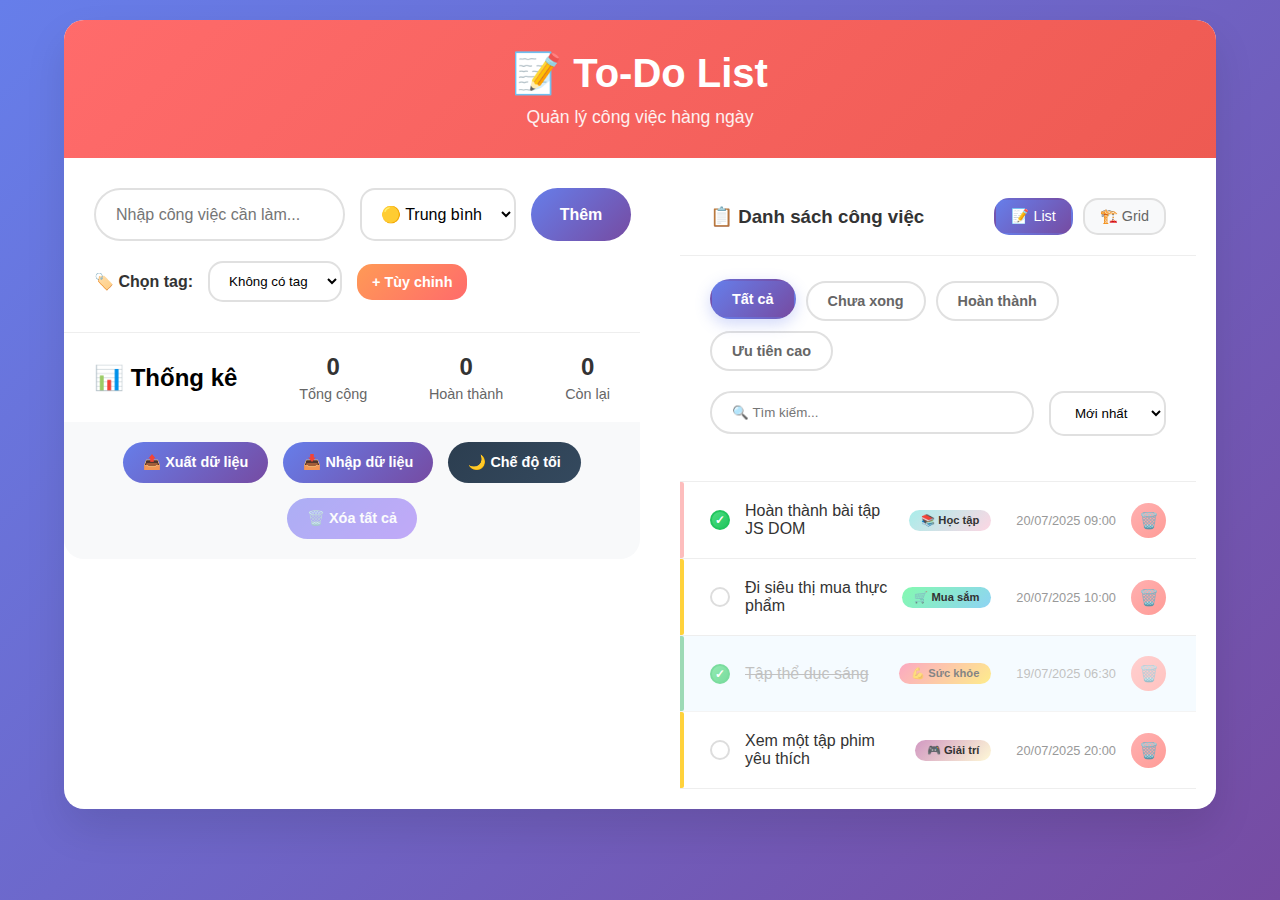
<file: TodoList/index.html>
<!DOCTYPE html>
<html lang="vi">
  <head>
    <meta charset="UTF-8" />
    <meta name="viewport" content="width=device-width, initial-scale=1.0" />
    <title>To-Do List - Học JS DOM</title>
    <link rel="stylesheet" href="style.css" />
  </head>
  <body>
    <div class="container">
      <div class="header">
        <h1>📝 To-Do List</h1>
        <p>Quản lý công việc hàng ngày</p>
      </div>
      <div class="main-content">
        <div class="input-section-container">
          <div class="input-section">
            <div class="input-container">
              <input
                type="text"
                id="taskInput"
                placeholder="Nhập công việc cần làm..."
              />
              <div class="priority-selector">
                <select id="prioritySelect">
                  <option value="low">🟢 Thấp</option>
                  <option value="medium" selected>🟡 Trung bình</option>
                  <option value="high">🔴 Cao</option>
                </select>
              </div>
              <button id="addBtn">Thêm</button>
            </div>

            <!-- Tag Selection -->
            <div class="tag-section">
              <label for="tagSelect">🏷️ Chọn tag:</label>
              <select id="tagSelect">
                <option value="">Không có tag</option>
                <option value="work">💼 Công việc</option>
                <option value="personal">🏠 Cá nhân</option>
                <option value="shopping">🛒 Mua sắm</option>
                <option value="health">💪 Sức khỏe</option>
                <option value="learning">📚 Học tập</option>
                <option value="entertainment">🎮 Giải trí</option>
              </select>
              <button id="customTagBtn" class="custom-tag-btn">
                + Tùy chỉnh
              </button>
            </div>

            <!-- Custom Tag Input (hidden by default) -->
            <div
              class="custom-tag-input"
              id="customTagInput"
              style="display: none"
            >
              <input
                type="text"
                id="customTagText"
                placeholder="Nhập tag tùy chỉnh..."
              />
              <button id="saveCustomTag">Lưu</button>
              <button id="cancelCustomTag">Hủy</button>
            </div>
          </div>

          <div class="stats">
            <h2>📊 Thống kê</h2>
            <div class="stat-item">
              <div class="stat-number" id="totalTasks">0</div>
              <div class="stat-label">Tổng cộng</div>
            </div>
            <div class="stat-item">
              <div class="stat-number" id="completedTasks">0</div>
              <div class="stat-label">Hoàn thành</div>
            </div>
            <div class="stat-item">
              <div class="stat-number" id="remainingTasks">0</div>
              <div class="stat-label">Còn lại</div>
            </div>
          </div>
          <div class="bottom-actions">
            <button class="action-btn" id="exportBtn">📤 Xuất dữ liệu</button>
            <button class="action-btn" id="importBtn">📥 Nhập dữ liệu</button>
            <input
              type="file"
              id="importFile"
              accept=".json"
              style="display: none"
            />
            <button class="action-btn" id="themeBtn">🌙 Chế độ tối</button>
            <button class="clear-all-btn" id="clearAllBtn" disabled>
              🗑️ Xóa tất cả
            </button>
          </div>
        </div>
        <div class="todo-section">
          <div class="todo-container">
            <div class="todo-header">
              <h3>📋 Danh sách công việc</h3>
              <div class="view-toggle">
                <button class="view-btn active" data-view="list">
                  📝 List
                </button>
                <button class="view-btn" data-view="grid">🏗️ Grid</button>
              </div>
            </div>
            <div class="filters-section">
              <div class="filter-tabs">
                <button class="filter-tab active" data-filter="all">
                  Tất cả
                </button>
                <button class="filter-tab" data-filter="pending">
                  Chưa xong
                </button>
                <button class="filter-tab" data-filter="completed">
                  Hoàn thành
                </button>
                <button class="filter-tab" data-filter="high">
                  Ưu tiên cao
                </button>
              </div>

              <div class="search-sort">
                <div class="search-box">
                  <input
                    type="text"
                    id="searchInput"
                    placeholder="🔍 Tìm kiếm..."
                  />
                </div>
                <div class="sort-options">
                  <select id="sortSelect">
                    <option value="newest">Mới nhất</option>
                    <option value="oldest">Cũ nhất</option>
                    <option value="priority">Ưu tiên</option>
                    <option value="alphabetical">A-Z</option>
                  </select>
                </div>
              </div>

              <div class="tag-filters" id="tagFilters">
                <!-- Tag filters sẽ được tạo động -->
              </div>
            </div>
            <div class="todo-list list-view" id="todoList">
              <!-- <div class="empty-state" id="emptyState">
                        <div style="font-size: 4rem;">📋</div>
                        <h3>Chưa có công việc nào</h3>
                        <p>Hãy thêm công việc đầu tiên của bạn!</p>
                    </div> -->
              <div class="todo-item">
                <div class="priority-indicator priority-high"></div>
                <div class="todo-checkbox checked"></div>
                <div class="todo-text">Hoàn thành bài tập JS DOM</div>
                <div class="todo-tag learning">📚 Học tập</div>
                <div class="todo-time">20/07/2025 09:00</div>
                <button class="delete-btn">🗑️</button>
              </div>

              <div class="todo-item">
                <div class="priority-indicator priority-medium"></div>
                <div class="todo-checkbox"></div>
                <div class="todo-text">Đi siêu thị mua thực phẩm</div>
                <div class="todo-tag shopping">🛒 Mua sắm</div>
                <div class="todo-time">20/07/2025 10:00</div>
                <button class="delete-btn">🗑️</button>
              </div>

              <div class="todo-item completed">
                <div class="priority-indicator priority-low"></div>
                <div class="todo-checkbox checked"></div>
                <div class="todo-text">Tập thể dục sáng</div>
                <div class="todo-tag health">💪 Sức khỏe</div>
                <div class="todo-time">19/07/2025 06:30</div>
                <button class="delete-btn">🗑️</button>
              </div>

              <div class="todo-item">
                <div class="priority-indicator priority-medium"></div>
                <div class="todo-checkbox"></div>
                <div class="todo-text">Xem một tập phim yêu thích</div>
                <div class="todo-tag entertainment">🎮 Giải trí</div>
                <div class="todo-time">20/07/2025 20:00</div>
                <button class="delete-btn">🗑️</button>
              </div>
            </div>
          </div>
        </div>
      </div>
    </div>

    <script>
      // Viết JavaScript của bạn ở đây!
      // Các ID elements có sẵn:
      // - taskInput: input nhập task
      // - addBtn: nút thêm
      // - todoList: container chứa danh sách
      // - emptyState: thông báo khi trống
      // - totalTasks, completedTasks, remainingTasks: các số thống kê
      // - clearAllBtn: nút xóa tất cả

      console.log("Bắt đầu code JavaScript DOM của bạn!");
    </script>
  </body>
</html>
</file>
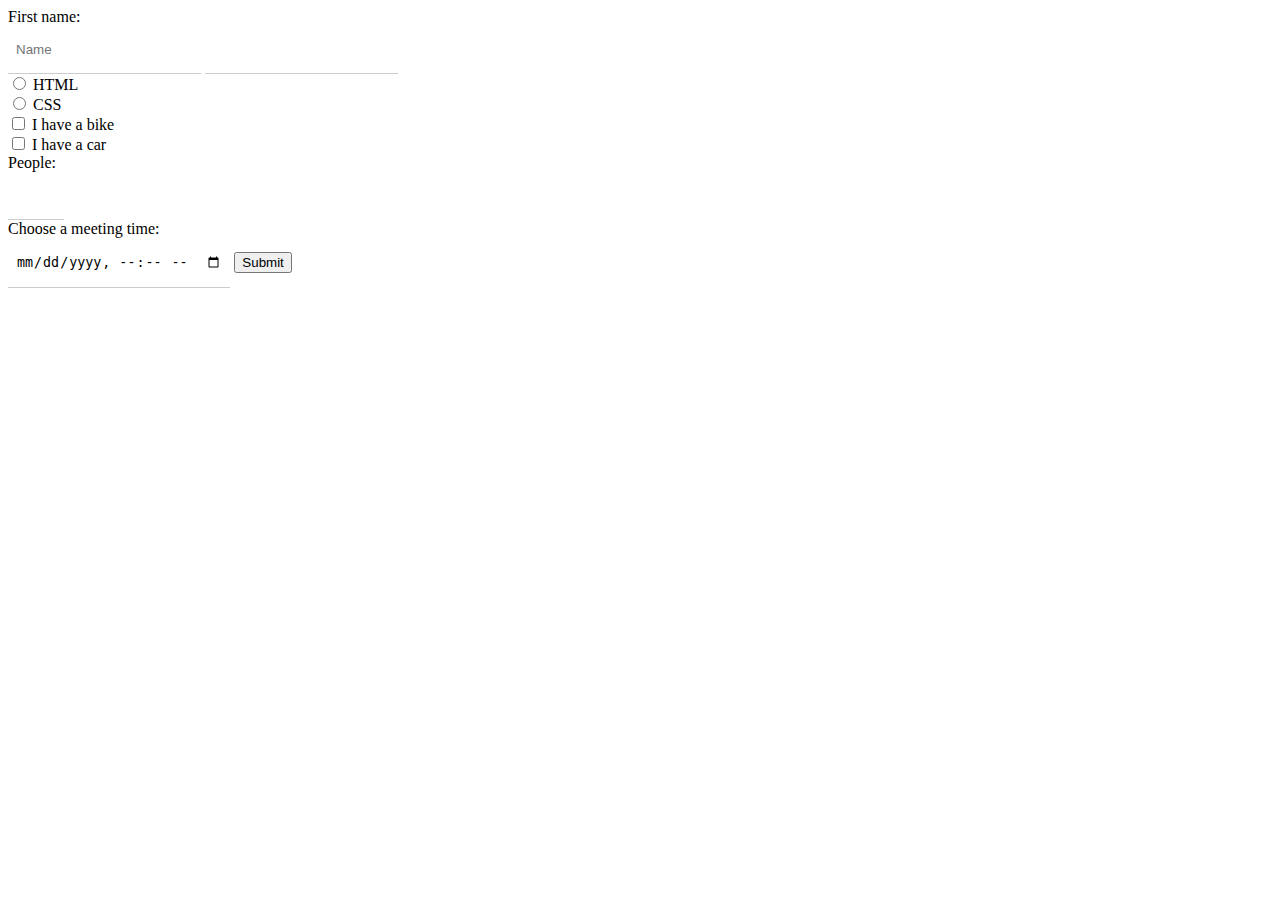
<file: Catering/form.html>
<!DOCTYPE html>
<html lang="en">
  <head>
    <meta charset="UTF-8" />
    <meta name="viewport" content="width=device-width, initial-scale=1.0" />
    <title>Document</title>
    <style>
      input {
        border: none;
        padding: 16px 8px;
        border-bottom: 1px solid #ccc;
      }
    </style>
  </head>
  <body>
    <!-- The <form> element is a container for different types of input elements, such as: text fields, checkboxes, radio buttons, submit buttons, etc. -->
    <!-- input -->
    <!-- https://www.w3schools.com/html/html_form_input_types.asp -->
    <form>
      <label for="fname">First name:</label><br />
      <input type="text" id="fname" placeholder="Name" />
      <input type="password" /><br />

      <!-- INPUT TYPE RADIO -->
      <input type="radio" id="html" name="fav_language" />
      <label for="html">HTML</label><br />
      <input type="radio" id="css" name="fav_language" />
      <label for="css">CSS</label><br />

      <!-- INPUT TYPE CHECKBOXES -->
      <input type="checkbox" id="vehicle1" name="vehicle" value="Bike" />
      <label for="vehicle1"> I have a bike</label><br />
      <input type="checkbox" id="vehicle2" name="vehicle" value="Car" />
      <label for="vehicle2"> I have a car</label><br />

      <!-- INPUT TYPE NUMBER -->
      <label for="quantity">People:</label><br />
      <input
        type="number"
        id="quantity"
        name="quantity"
        min="1"
        max="5"
      /><br />

      <!-- INPUT TYPE DATETIME LOCAL -->
      <label for="meeting-time">Choose a meeting time:</label><br />
      <input type="datetime-local" id="meeting-time" name="meeting-time" />

      <!-- SUBMIT BUTTON -->
      <button type="submit">Submit</button>
    </form>
  </body>
</html>
</file>
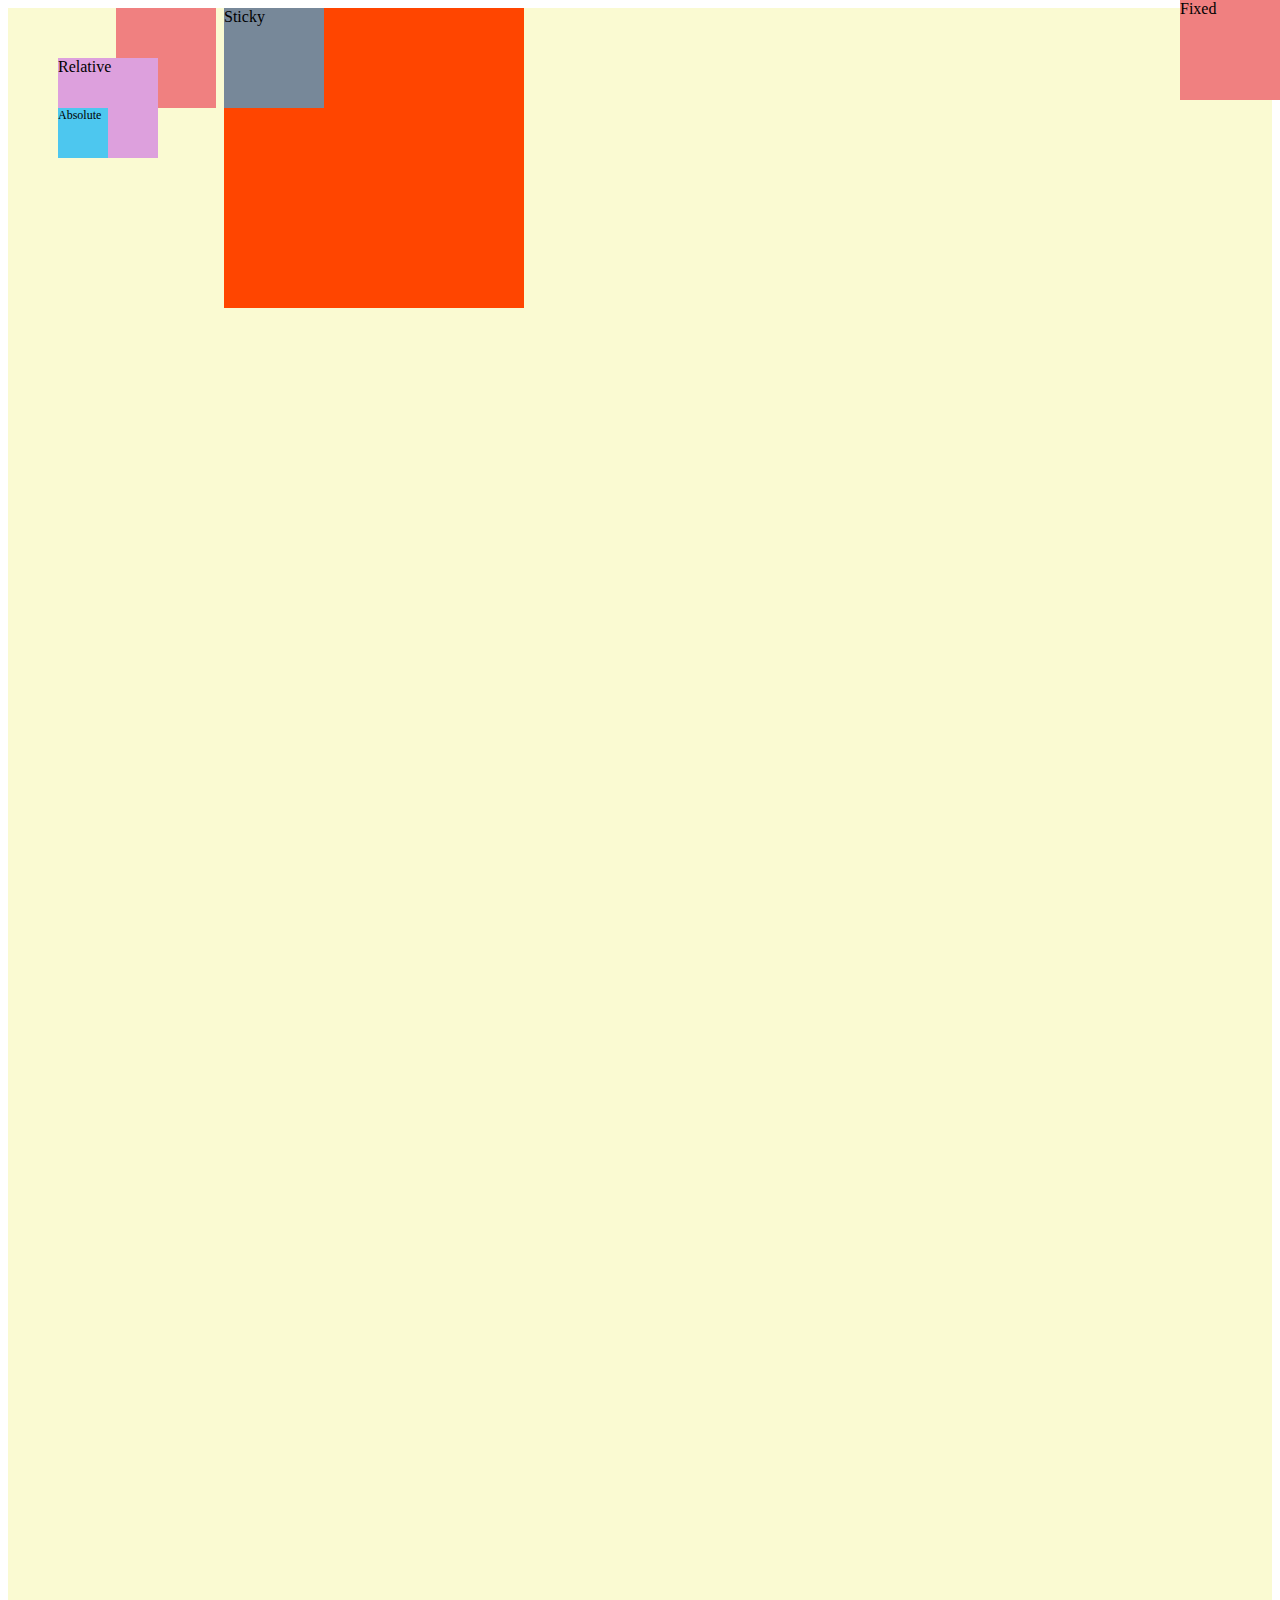
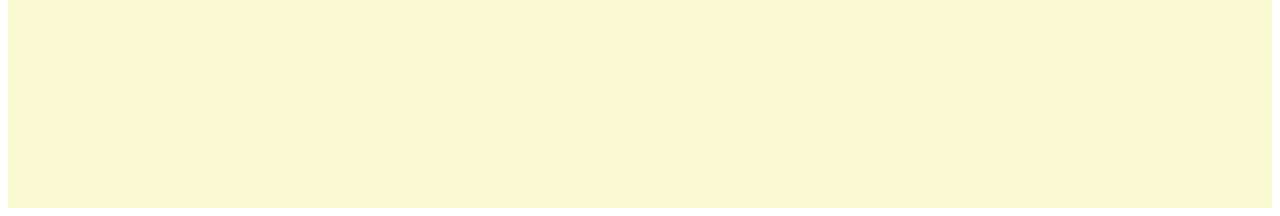
<file: Catering/position.html>
<!DOCTYPE html>
<html lang="en">
  <head>
    <meta charset="UTF-8" />
    <meta name="viewport" content="width=device-width, initial-scale=1.0" />
    <title>Document</title>

    <!-- 
    - Có thể sử dụng 4 top, bottom, right, left chỉ static không sử dụng được
    - z-index: Chỉ sử dụng được với các phần tử có thuộc tính position là relative, absolute, fixed, sticky. 
      Dùng để xác định thứ tự xếp chồng của các phần tử trên trang web.

    - relative: Khi một phần tử được đặt vị trí theo kiểu "relative", 
    nó sẽ được di chuyển dựa trên vị trí ban đầu mà nó chiếm trên trang, 
    và các phần tử khác vẫn sẽ giữ nguyên vị trí của mình 

    - absolute: Khi sử dụng giá trị "absolute",
    phần tử được đặt vị trí tuyệt đối theo phần tử cha gần nhất mà có thuộc tính "position" không phải là "static". 
    Điều này cho phép bạn đặt vị trí chính xác của một phần tử trong một phần tử khác, 
    và điều chỉnh vị trí dựa trên các thuộc tính "top", "bottom", "left" và "right".

    - fixed: Khi sử dụng giá trị "fixed", 
    phần tử sẽ được đặt vị trí cố định trên trình duyệt và không bị ảnh hưởng bởi cuộn trang. 
    Điều này thường được sử dụng cho các phần tử như thanh menu hoặc tiêu đề nằm cố định trên trang web.

    - sticky: Khi sử dụng giá trị "sticky",
    phần tử sẽ được đặt vị trí "sticky" khi nó nằm trong vùng nhìn thấy của trình duyệt.
    Khi người dùng cuộn trang, phần tử sẽ giữ vị trí của nó cho đến khi nó chạm vào một điểm nhất định,
    sau đó nó sẽ trở thành "fixed" và giữ vị trí cố định trong vùng nhìn thấy của trình duyệt.
  -->
    <style>
      .box {
        width: 100px;
        height: 100px;
        background-color: lightcoral;
      }
      .container {
        display: flex;
        gap: 8px;
        background-color: lightgoldenrodyellow;
        height: 200vh;
      }
      .pos-relative {
        position: relative;
        top: 50px;
        left: 50px;
        background-color: plum;
      }
      .pos-absolute {
        position: absolute;
        width: 50px;
        height: 50px;
        bottom: 0;
        left: 0;
        background-color: rgb(77, 199, 239);
        font-size: 12px;
      }
      .pos-fixed {
        position: fixed;
        right: 0;
        top: 0;
        z-index: 1;
      }
      .box-v2 {
        height: 300px;
        width: 300px;
        background-color: orangered;
      }
      .pos-sticky {
        height: 100px;
        width: 100px;
        position: sticky;
        top: 0;
        background-color: lightslategray;
      }
      .pos-fixed:hover {
        background-color: rgb(150, 150, 150);
        cursor: pointer;
      }
    </style>
  </head>
  <body>
    <div class="container">
      <div class="box pos-fixed">Fixed</div>
      <div class="box pos-relative">
        Relative
        <div class="pos-absolute">Absolute</div>
      </div>
      <div class="box"></div>
      <div class="box-v2">
        <div class="pos-sticky">Sticky</div>
      </div>
    </div>
  </body>
</html>
</file>
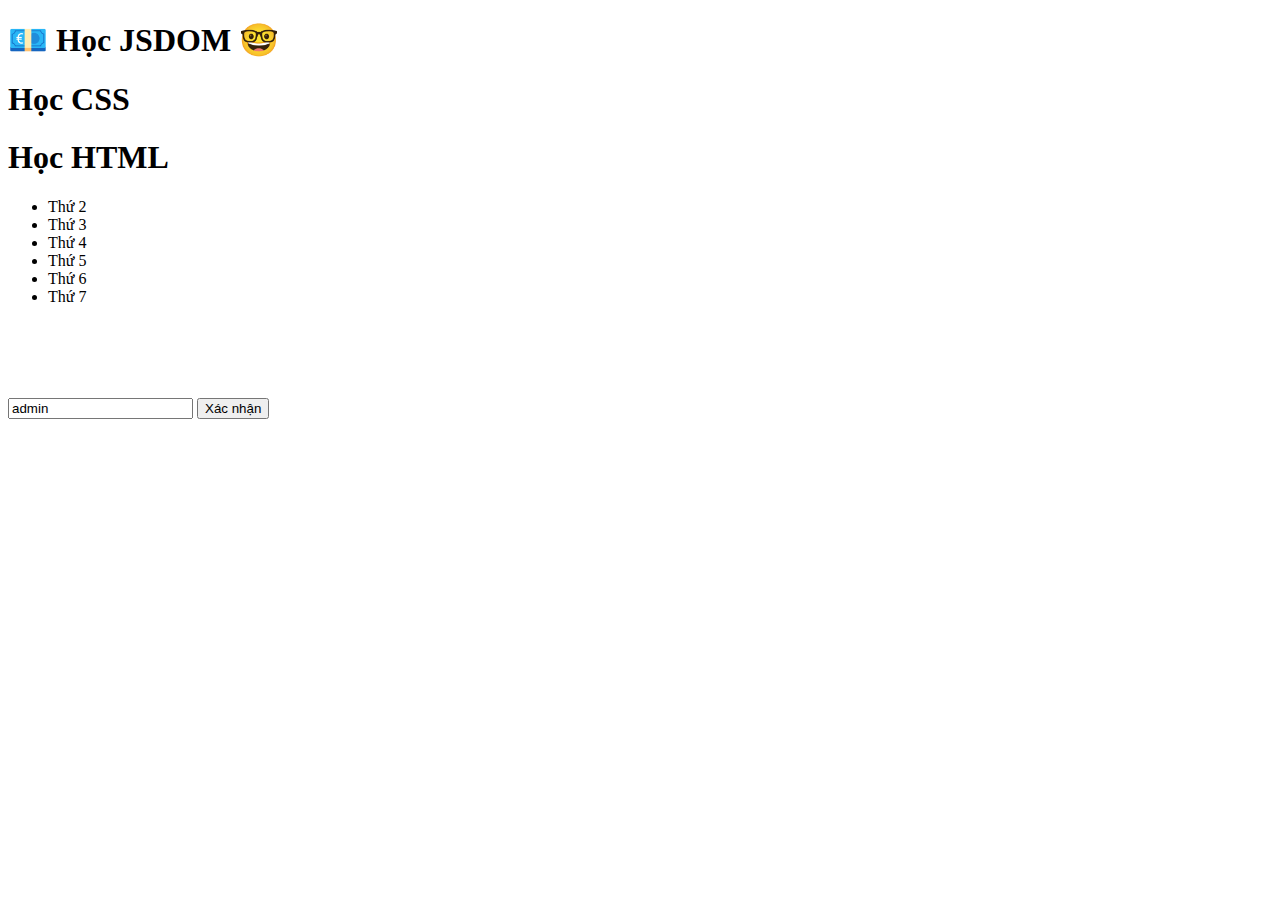
<file: TodoList/ex.html>
<!DOCTYPE html>
<html lang="en">
  <head>
    <meta charset="UTF-8" />
    <meta name="viewport" content="width=device-width, initial-scale=1.0" />
    <title>Ví dụ</title>
  </head>
  <body>
    <h1 id="content">Học JS</h1>
    <h1 class="learn-css">Học CSS</h1>
    <h1 class="learn-css">Học HTML</h1>
    <div style="height: 200px" id="container"></div>
    <input type="text" id="username" value="admin" />
    <button id="submit">Xác nhận</button>
    <script>
      // let target = document.getElementById("content");
      // let selectClass = document.getElementsByClassName("learn-css");
      // let selectorHeading = document.getElementsByTagName("h1");
      let target = document.querySelector("#content");
      // querySelector chỉ lấy ra phần tử đầu tiên
      // querySelectorAll để lấy ra hết
      target.innerText = "💶 Học JSDOM 🤓 ";
      // innerText dùng để thay đổi nội dung văn bản của thẻ
      // innerHTML dùng để thay đổi cấu trúc html của thẻ đấy
      // value => 1 gía trị trong ở trong các element của form: input, textare
      let days = [2, 3, 4, 5, 6, 7];
      let container = document.querySelector("#container");
      console.log(container);
      let html = "";
      for (let i = 0; i < days.length; i++) {
        html += `<li>Thứ ${days[i]}</li>`;
      }
      container.innerHTML = `
        <ul>
          ${html}
        </ul>
      `;

      let inputUserName = document.querySelector("#username");

      let submit = document.querySelector("#submit");
      function clickElement() {
        console.log(inputUserName.value);
      }
      // dùng để lắng nghe
      submit.addEventListener("click", clickElement);
    </script>
  </body>
</html>
</file>
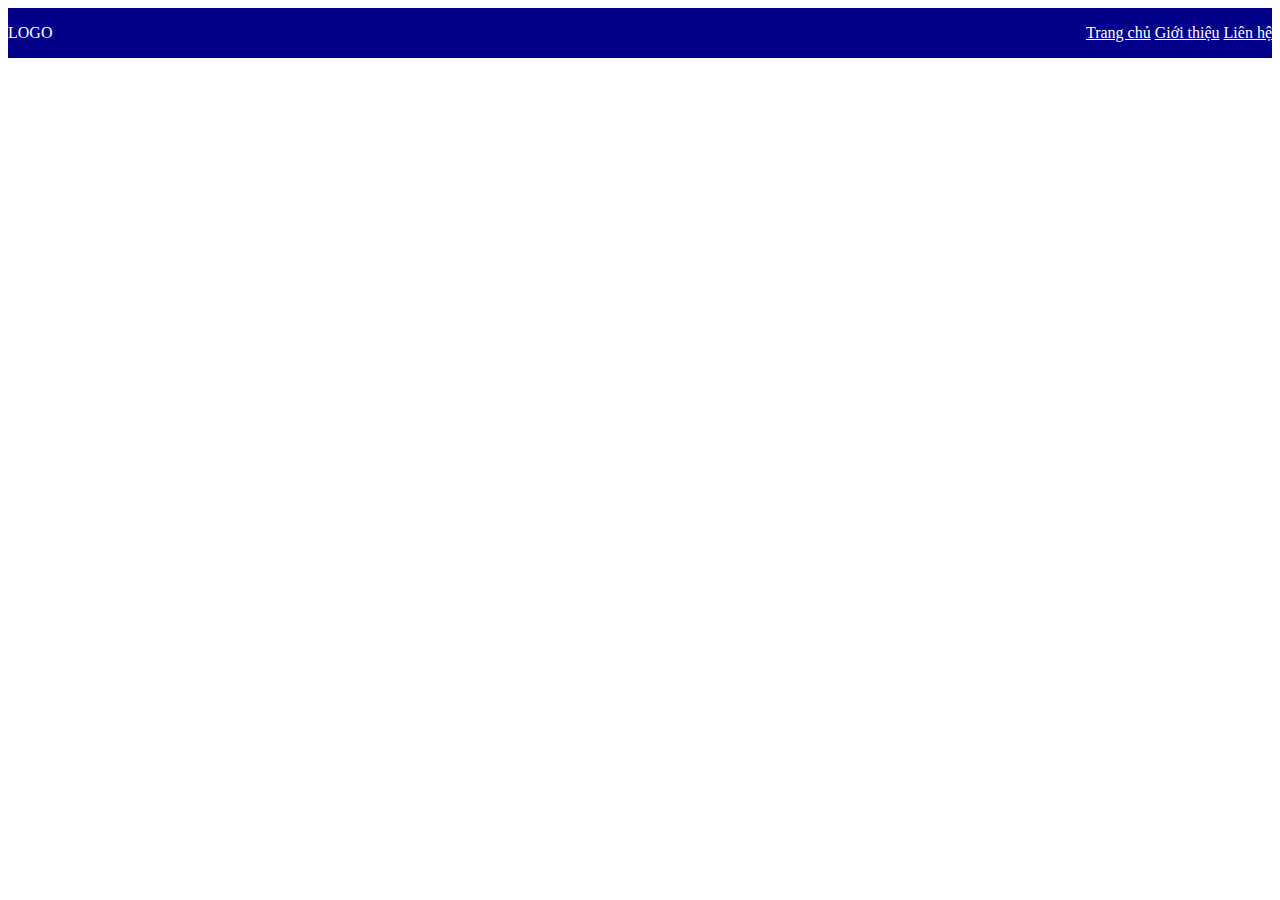
<file: Website homeworks/website_1.html>
<!DOCTYPE html>
<html lang="en">
  <head>
    <meta charset="UTF-8" />
    <meta name="viewport" content="width=device-width, initial-scale=1.0" />
    <title>Document</title>
    <style>
      * {
        color: white;
        box-sizing: border-box;
      }
      .box {
        display: inline-block;
        width: 200px;
        height: 200px;
      }
      .bg-coral {
        background-color: lightcoral;
      }
      .bg-blue {
        background-color: lightblue;
      }
      .bg-red {
        background-color: red;
      }
      .box-2 {
        margin: 10px 20px 30px 40px;
        border: 5px solid pink;
      }
      /* short hand áp dụng cho cả padding và margin */
      /* 4 cách short hand */
      /* 1: viết tắt chỉ có 1 tham số => margin: 50px; */
      /* 2: viết tắt với 2 tham số => margin: 20px 40px; */
      /* 3: viết tắt với 3 tham số => margin: 20px 50px 30px */
      /* 4: Viết đẩy đủ: margin: 10px 20px 30px 40px; */

      /* border:  */
      /*
        border-width
        border-style (required)
        border-color
      */
      .container {
        display: flex;
        justify-content: space-between;
        align-items: center;
        background-color: darkblue;
      }
    </style>
  </head>
  <body>
    <div class="container">
      <p>LOGO</p>
      <div>
        <a href="">Trang chủ</a>
        <a href="">Giới thiệu</a>
        <a href="">Liên hệ</a>
      </div>
    </div>
  </body>
</html>
</file>
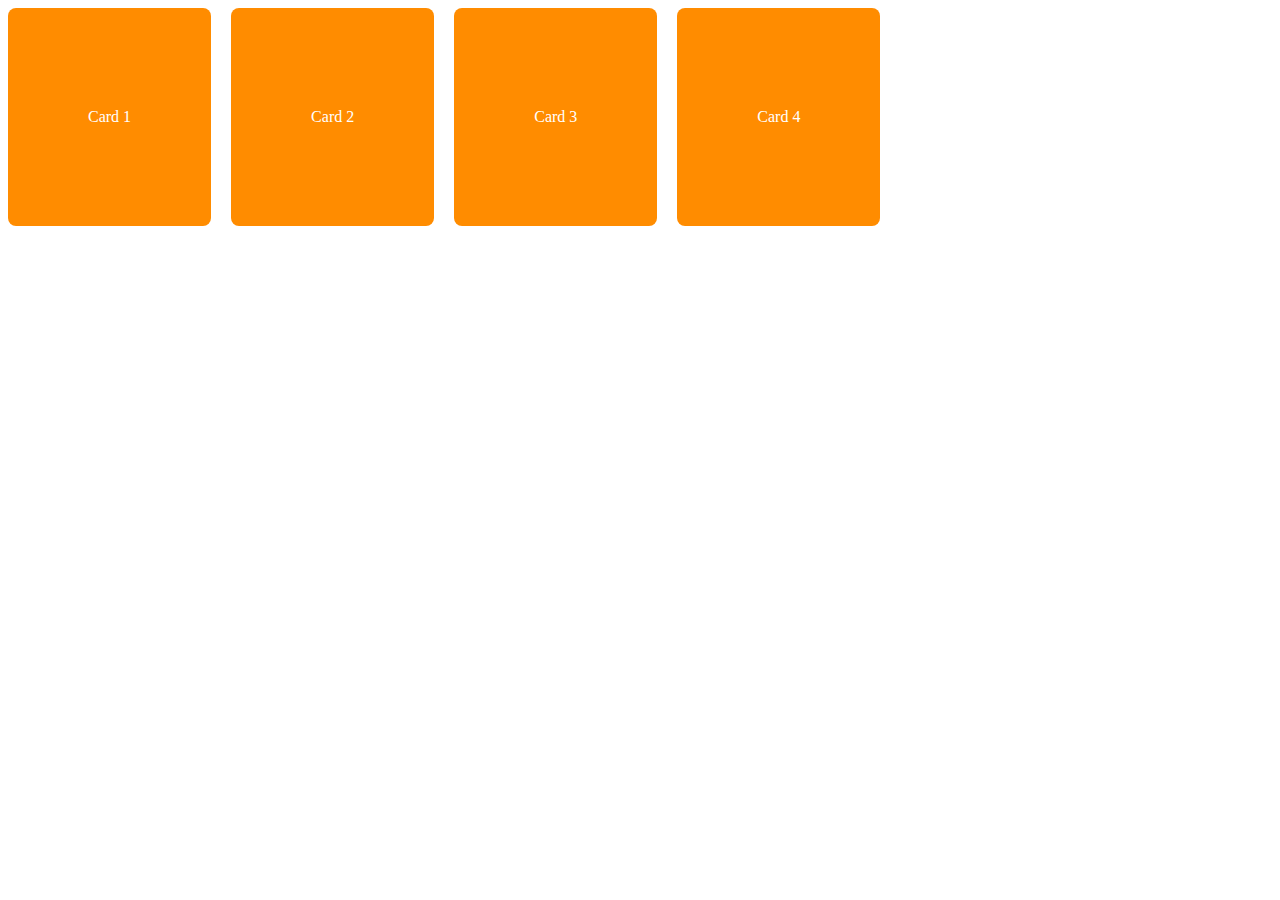
<file: Website homeworks/website_2.html>
<!DOCTYPE html>
<html lang="en">
  <head>
    <meta charset="UTF-8" />
    <meta name="viewport" content="width=device-width, initial-scale=1.0" />
    <title>Document</title>
    <style>
      * {
        box-sizing: border-box;
      }
      .box {
        display: inline-block;
        width: 200px;
        height: 200px;
      }
      .bg-coral {
        background-color: lightcoral;
      }
      .bg-blue {
        background-color: lightblue;
      }
      .bg-red {
        background-color: red;
      }
      .box-2 {
        margin: 10px 20px 30px 40px;
        border: 5px solid pink;
      }
      /* short hand áp dụng cho cả padding và margin */
      /* 4 cách short hand */
      /* 1: viết tắt chỉ có 1 tham số => margin: 50px; */
      /* 2: viết tắt với 2 tham số => margin: 20px 40px; */
      /* 3: viết tắt với 3 tham số => margin: 20px 50px 30px */
      /* 4: Viết đẩy đủ: margin: 10px 20px 30px 40px; */

      /* border:  */
      /*
        border-width
        border-style (required)
        border-color
      */
      .container {
        display: flex;
        justify-content: left;
        align-items: center;
        gap: 20px;
      }

      .card {
        background-color: #ff8c00;
        color: white;
        padding: 100px 80px;
        border-radius: 8px;
        text-align: center;
      }
    </style>
  </head>
  <body>
    <div class="container">
      <div class="card">Card 1</div>
      <div class="card">Card 2</div>
      <div class="card">Card 3</div>
      <div class="card">Card 4</div>
    </div>
  </body>
</html>
</file>
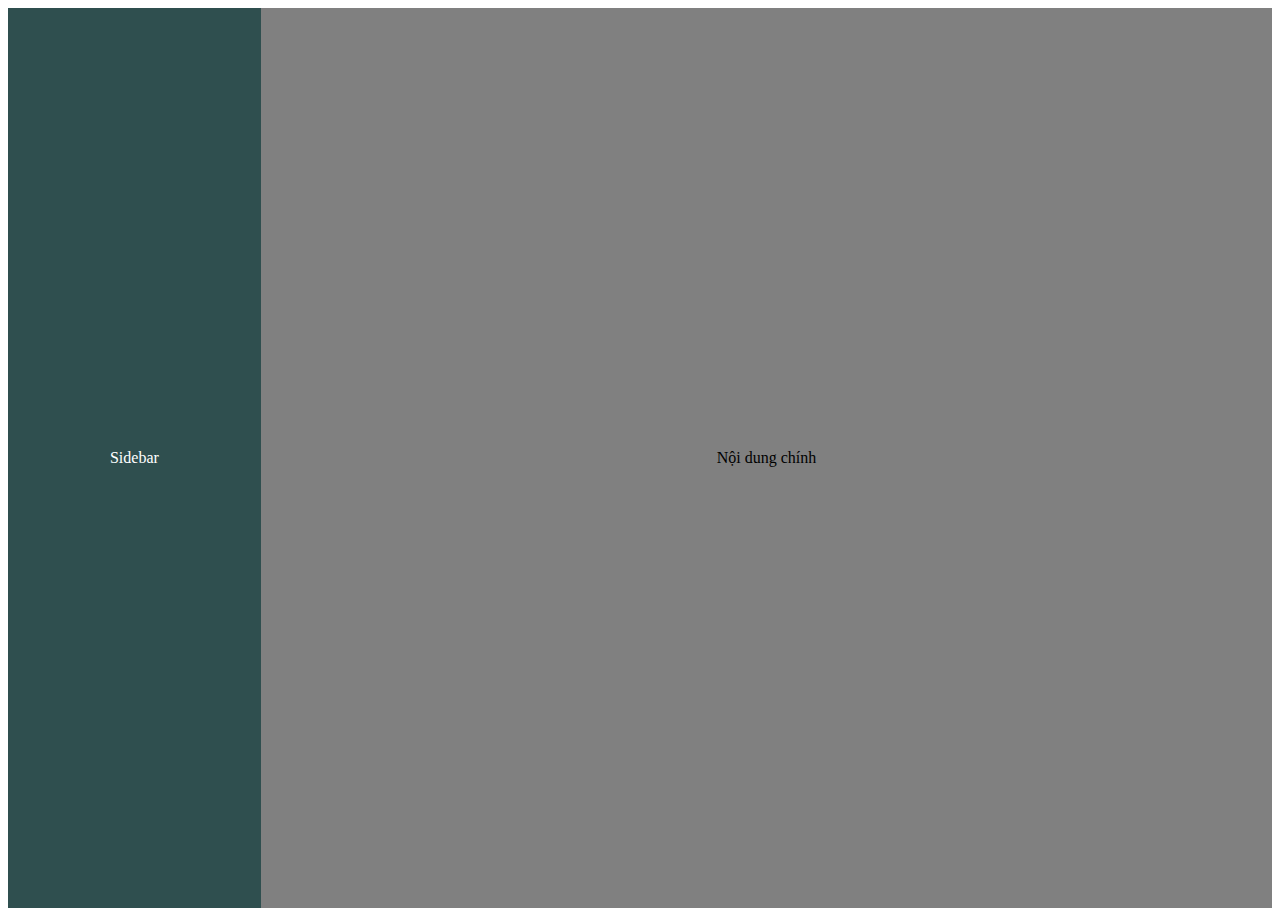
<file: Website homeworks/website_3.html>
<!DOCTYPE html>
<html lang="en">
  <head>
    <meta charset="UTF-8" />
    <meta name="viewport" content="width=device-width, initial-scale=1.0" />
    <title>Document</title>
    <style>
      .bg-coral {
        background-color: lightcoral;
      }
      .bg-blue {
        background-color: lightblue;
      }
      .bg-red {
        background-color: red;
      }
      .box-2 {
        margin: 10px 20px 30px 40px;
        border: 5px solid pink;
      }
      /* short hand áp dụng cho cả padding và margin */
      /* 4 cách short hand */
      /* 1: viết tắt chỉ có 1 tham số => margin: 50px; */
      /* 2: viết tắt với 2 tham số => margin: 20px 40px; */
      /* 3: viết tắt với 3 tham số => margin: 20px 50px 30px */
      /* 4: Viết đẩy đủ: margin: 10px 20px 30px 40px; */

      /* border:  */
      /*
        border-width
        border-style (required)
        border-color
      */

      body {
        display: flex;
        flex-direction: column;
        min-height: 100vh;
      }

      .container {
        display: flex;
        flex-grow: 1;
      }

      .sidebar {
        background-color: #2f4f4f;
        color: white;
        padding: 20px;
        width: 20%;
        text-align: center;
        display: flex;
        align-items: center;
        justify-content: center;
        box-sizing: border-box;
      }

      .main-content {
        background-color: gray;
        color: black;
        padding: 20px;
        flex-grow: 1;
        display: flex;
        align-items: center;
        justify-content: center;
        box-sizing: border-box;
      }
    </style>
  </head>
  <body>
    <div class="container">
      <aside class="sidebar">Sidebar</aside>
      <main class="main-content">Nội dung chính</main>
    </div>
  </body>
</html>
</file>
<file: TodoList/style.css>
* {
  margin: 0;
  padding: 0;
  box-sizing: border-box;
}

body {
  font-family: "Arial", sans-serif;
  background: linear-gradient(135deg, #667eea 0%, #764ba2 100%);
  min-height: 100vh;
  padding: 20px;
  transition: all 0.3s ease;
}

body.dark-theme {
  background: linear-gradient(135deg, #2c3e50 0%, #3498db 100%);
}

.container {
  max-width: 90vw;
  margin: 0 auto;
  background: white;
  border-radius: 20px;
  box-shadow: 0 20px 40px rgba(0, 0, 0, 0.1);
  overflow: hidden;
  transition: all 0.3s ease;
  display: flex;
  flex-direction: column;
}

body.dark-theme .container {
  background: #2c3e50;
  color: white;
}

.todo-section {
  padding: 20px;
}

.main-content {
  display: flex;
  flex-direction: row;
  gap: 20px;
}

.header {
  background: linear-gradient(135deg, #ff6b6b, #ee5a52);
  color: white;
  padding: 30px;
  text-align: center;
}

.header h1 {
  font-size: 2.5rem;
  margin-bottom: 10px;
}

.header p {
  opacity: 0.9;
  font-size: 1.1rem;
}

.input-section {
  padding: 30px;
  border-bottom: 1px solid #eee;
}

.input-container {
  display: flex;
  gap: 15px;
  margin-bottom: 20px;
}

.input-section-container {
  width: 50%;
}

#taskInput {
  flex: 2;
  padding: 15px 20px;
  border: 2px solid #e0e0e0;
  border-radius: 50px;
  font-size: 1rem;
  outline: none;
  transition: all 0.3s ease;
}

body.dark-theme #taskInput {
  background: #34495e;
  border-color: #4a5568;
  color: white;
}

#taskInput:focus {
  border-color: #667eea;
  box-shadow: 0 0 0 3px rgba(102, 126, 234, 0.1);
}

.priority-selector select {
  padding: 15px;
  border: 2px solid #e0e0e0;
  border-radius: 15px;
  font-size: 1rem;
  background: white;
  cursor: pointer;
  outline: none;
  transition: all 0.3s ease;
}

body.dark-theme .priority-selector select {
  background: #34495e;
  border-color: #4a5568;
  color: white;
}

.tag-section {
  display: flex;
  align-items: center;
  gap: 15px;
  flex-wrap: wrap;
}

.tag-section label {
  font-weight: bold;
  color: #333;
}

body.dark-theme .tag-section label {
  color: white;
}

.tag-section select {
  padding: 10px 15px;
  border: 2px solid #e0e0e0;
  border-radius: 15px;
  background: white;
  cursor: pointer;
  outline: none;
  transition: all 0.3s ease;
}

body.dark-theme .tag-section select {
  background: #34495e;
  border-color: #4a5568;
  color: white;
}

.custom-tag-btn {
  background: linear-gradient(135deg, #ff9a56, #ff6b6b);
  color: white;
  border: none;
  padding: 10px 15px;
  border-radius: 15px;
  cursor: pointer;
  font-size: 0.9rem;
  font-weight: bold;
  transition: all 0.3s ease;
}

.custom-tag-btn:hover {
  transform: translateY(-2px);
  box-shadow: 0 5px 15px rgba(255, 154, 86, 0.3);
}

.custom-tag-input {
  margin-top: 15px;
  padding: 15px;
  background: #f8f9fa;
  border-radius: 15px;
  display: flex;
  gap: 10px;
  animation: slideDown 0.3s ease;
}

body.dark-theme .custom-tag-input {
  background: #34495e;
}

@keyframes slideDown {
  from {
    opacity: 0;
    transform: translateY(-10px);
  }
  to {
    opacity: 1;
    transform: translateY(0);
  }
}

.custom-tag-input input {
  flex: 1;
  padding: 10px 15px;
  border: 2px solid #e0e0e0;
  border-radius: 10px;
  outline: none;
}

body.dark-theme .custom-tag-input input {
  background: #2c3e50;
  border-color: #4a5568;
  color: white;
}

.custom-tag-input button {
  padding: 10px 15px;
  border: none;
  border-radius: 10px;
  cursor: pointer;
  font-weight: bold;
  transition: all 0.3s ease;
}

#saveCustomTag {
  background: #22c55e;
  color: white;
}

#cancelCustomTag {
  background: #ef4444;
  color: white;
}

/* Filters Section */
.filters-section {
  padding: 25px 30px;
  border-bottom: 1px solid #eee;
}

body.dark-theme .filters-section {
  background: #34495e;
  border-color: #4a5568;
}

.filter-tabs {
  display: flex;
  gap: 10px;
  margin-bottom: 20px;
  flex-wrap: wrap;
}

.filter-tab {
  background: white;
  border: 2px solid #e0e0e0;
  color: #666;
  padding: 10px 20px;
  border-radius: 25px;
  cursor: pointer;
  font-size: 0.9rem;
  font-weight: bold;
  transition: all 0.3s ease;
}

body.dark-theme .filter-tab {
  background: #2c3e50;
  border-color: #4a5568;
  color: #bdc3c7;
}

.filter-tab.active {
  background: linear-gradient(135deg, #667eea, #764ba2);
  color: white;
  border-color: transparent;
  transform: translateY(-2px);
  box-shadow: 0 5px 15px rgba(102, 126, 234, 0.3);
}

.search-sort {
  display: flex;
  gap: 15px;
  margin-bottom: 20px;
  flex-wrap: wrap;
}

.search-box {
  flex: 1;
  min-width: 200px;
}

.search-box input {
  width: 100%;
  padding: 12px 20px;
  border: 2px solid #e0e0e0;
  border-radius: 25px;
  outline: none;
  transition: all 0.3s ease;
}

body.dark-theme .search-box input {
  background: #2c3e50;
  border-color: #4a5568;
  color: white;
}

.search-box input:focus {
  border-color: #667eea;
  box-shadow: 0 0 0 3px rgba(102, 126, 234, 0.1);
}

.sort-options select {
  padding: 12px 20px;
  border: 2px solid #e0e0e0;
  border-radius: 15px;
  background: white;
  cursor: pointer;
  outline: none;
}

body.dark-theme .sort-options select {
  background: #2c3e50;
  border-color: #4a5568;
  color: white;
}

.tag-filters {
  display: flex;
  gap: 10px;
  flex-wrap: wrap;
}

.tag-filter {
  background: linear-gradient(135deg, #84fab0, #8fd3f4);
  color: #333;
  padding: 8px 15px;
  border-radius: 20px;
  font-size: 0.8rem;
  font-weight: bold;
  cursor: pointer;
  transition: all 0.3s ease;
  border: none;
}

.tag-filter:hover {
  transform: translateY(-2px);
  box-shadow: 0 5px 15px rgba(132, 250, 176, 0.3);
}

.tag-filter.active {
  background: linear-gradient(135deg, #ff6b6b, #ee5a52);
  color: white;
}

/* Todo Container */
.todo-container {
  background: white;
}

body.dark-theme .todo-container {
  background: #2c3e50;
}

.todo-header {
  display: flex;
  justify-content: space-between;
  align-items: center;
  padding: 20px 30px;
  border-bottom: 1px solid #eee;
}

body.dark-theme .todo-header {
  border-color: #4a5568;
}

.todo-header h3 {
  margin: 0;
  color: #333;
}

body.dark-theme .todo-header h3 {
  color: white;
}

.view-toggle {
  display: flex;
  gap: 10px;
}

.view-btn {
  background: #f8f9fa;
  border: 2px solid #e0e0e0;
  color: #666;
  padding: 8px 15px;
  border-radius: 15px;
  cursor: pointer;
  font-size: 0.9rem;
  transition: all 0.3s ease;
}

body.dark-theme .view-btn {
  background: #34495e;
  border-color: #4a5568;
  color: #bdc3c7;
}

.view-btn.active {
  background: linear-gradient(135deg, #667eea, #764ba2);
  color: white;
  border-color: transparent;
}

/* Grid View */
.todo-list.grid-view {
  display: grid;
  grid-template-columns: repeat(auto-fill, minmax(300px, 1fr));
  gap: 20px;
  padding: 20px;
}

.todo-list.grid-view .todo-item {
  background: white;
  border: 2px solid #e0e0e0;
  border-radius: 15px;
  padding: 20px;
  box-shadow: 0 5px 15px rgba(0, 0, 0, 0.1);
  transition: all 0.3s ease;
}

body.dark-theme .todo-list.grid-view .todo-item {
  background: #34495e;
  border-color: #4a5568;
}

.todo-list.grid-view .todo-item:hover {
  transform: translateY(-5px);
  box-shadow: 0 10px 25px rgba(0, 0, 0, 0.15);
}

/* Priority Indicators */
.priority-indicator {
  width: 4px;
  height: 100%;
  position: absolute;
  left: 0;
  top: 0;
  border-radius: 0 2px 2px 0;
}

.priority-low {
  background: rgba(0, 159, 58, 0.61);
}
.priority-medium {
  background: rgba(255, 196, 0, 0.77);
}
.priority-high {
  background: rgba(246, 0, 0, 0.26);
}

.todo-item {
  position: relative;
}

/* Tags */
.todo-tag {
  background: linear-gradient(135deg, #84fab0, #8fd3f4);
  color: #333;
  padding: 4px 12px;
  border-radius: 15px;
  font-size: 0.7rem;
  font-weight: bold;
  margin-right: 10px;
  display: inline-block;
}

.todo-tag.work {
  background: linear-gradient(135deg, #667eea, #764ba2);
  color: white;
}
.todo-tag.personal {
  background: linear-gradient(135deg, #ff9a56, #ff6b6b);
  color: white;
}
.todo-tag.shopping {
  background: linear-gradient(135deg, #84fab0, #8fd3f4);
}
.todo-tag.health {
  background: linear-gradient(135deg, #fa709a, #fee140);
}
.todo-tag.learning {
  background: linear-gradient(135deg, #a8edea, #fed6e3);
}
.todo-tag.entertainment {
  background: linear-gradient(135deg, #d299c2, #fef9d7);
}

/* Bottom Actions */
.bottom-actions {
  padding: 20px 30px;
  background: #f8f9fa;
  display: flex;
  gap: 15px;
  flex-wrap: wrap;
  justify-content: center;
  border-radius: 0 0 20px 20px;
}

body.dark-theme .bottom-actions {
  background: #34495e;
}

.action-btn {
  height: fit-content;
  background: linear-gradient(135deg, #667eea, #764ba2);
  color: white;
  border: none;
  padding: 12px 20px;
  border-radius: 25px;
  cursor: pointer;
  font-size: 0.9rem;
  font-weight: bold;
  transition: all 0.3s ease;
}

.action-btn:hover {
  transform: translateY(-2px);
  box-shadow: 0 5px 15px rgba(102, 126, 234, 0.3);
}

#themeBtn {
  background: linear-gradient(135deg, #2c3e50, #34495e);
}

body.dark-theme #themeBtn {
  background: linear-gradient(135deg, #f39c12, #e67e22);
}

/* Responsive */
@media (max-width: 768px) {
  .container {
    margin: 10px;
    border-radius: 15px;
  }

  .input-container {
    flex-direction: column;
  }

  .search-sort {
    flex-direction: column;
  }

  .filter-tabs {
    justify-content: center;
  }

  .todo-list.grid-view {
    grid-template-columns: 1fr;
  }
}

#addBtn {
  background: linear-gradient(135deg, #667eea, #764ba2);
  color: white;
  border: none;
  padding: 15px 25px;
  border-radius: 50px;
  cursor: pointer;
  font-size: 1rem;
  font-weight: bold;
  transition: all 0.3s ease;
  min-width: 100px;
}

#addBtn:hover {
  transform: translateY(-2px);
  box-shadow: 0 5px 15px rgba(102, 126, 234, 0.3);
}

.stats {
  padding: 20px 30px;
  display: flex;
  justify-content: space-between;
  align-items: center;
}

.stat-item {
  text-align: center;
}

.stat-number {
  font-size: 1.5rem;
  font-weight: bold;
  color: #333;
}

.stat-label {
  font-size: 0.9rem;
  color: #666;
  margin-top: 5px;
}

.todo-list {
  max-height: 400px;
  overflow-y: auto;
}

.todo-item {
  padding: 20px 30px;
  border-bottom: 1px solid #eee;
  display: flex;
  align-items: center;
  gap: 15px;
  transition: all 0.3s ease;
  animation: slideIn 0.3s ease;
}

@keyframes slideIn {
  from {
    opacity: 0;
    transform: translateX(-20px);
  }
  to {
    opacity: 1;
    transform: translateX(0);
  }
}

.todo-item:hover {
  background: #f8f9fa;
}

.todo-item.completed {
  opacity: 0.6;
  background: #f0f9ff;
}

.todo-checkbox {
  width: 20px;
  height: 20px;
  border: 2px solid #ddd;
  border-radius: 50%;
  cursor: pointer;
  transition: all 0.3s ease;
  position: relative;
}

.todo-checkbox.checked {
  background: linear-gradient(135deg, #4ade80, #22c55e);
  border-color: #22c55e;
}

.todo-checkbox.checked::after {
  content: "✓";
  color: white;
  position: absolute;
  top: 50%;
  left: 50%;
  transform: translate(-50%, -50%);
  font-size: 12px;
  font-weight: bold;
}

.todo-text {
  flex: 1;
  font-size: 1rem;
  color: #333;
  transition: all 0.3s ease;
}

.todo-item.completed .todo-text {
  text-decoration: line-through;
  color: #999;
}

.todo-time {
  font-size: 0.8rem;
  color: #999;
}

.delete-btn {
  background: linear-gradient(135deg, rgb(255, 176, 176), rgb(255, 156, 151));
  color: white;
  border: none;
  width: 35px;
  height: 35px;
  border-radius: 50%;
  cursor: pointer;
  font-size: 1rem;
  transition: all 0.3s ease;
  display: flex;
  align-items: center;
  justify-content: center;
}

.delete-btn:hover {
  transform: scale(1.1);
  box-shadow: 0 5px 15px rgba(255, 107, 107, 0.3);
}

.empty-state {
  text-align: center;
  padding: 60px 30px;
  color: #999;
}

.empty-state img {
  width: 100px;
  height: 100px;
  opacity: 0.5;
  margin-bottom: 20px;
}

.clear-all-btn {
  background: linear-gradient(135deg, #6366f1, #8b5cf6);
  color: white;
  border: none;
  padding: 12px 20px;
  border-radius: 25px;
  cursor: pointer;
  font-size: 0.9rem;
  font-weight: bold;
  transition: all 0.3s ease;
}

.clear-all-btn:hover {
  transform: translateY(-2px);
  box-shadow: 0 5px 15px rgba(99, 102, 241, 0.3);
}

.clear-all-btn:disabled {
  opacity: 0.5;
  cursor: not-allowed;
  transform: none;
}
</file>
